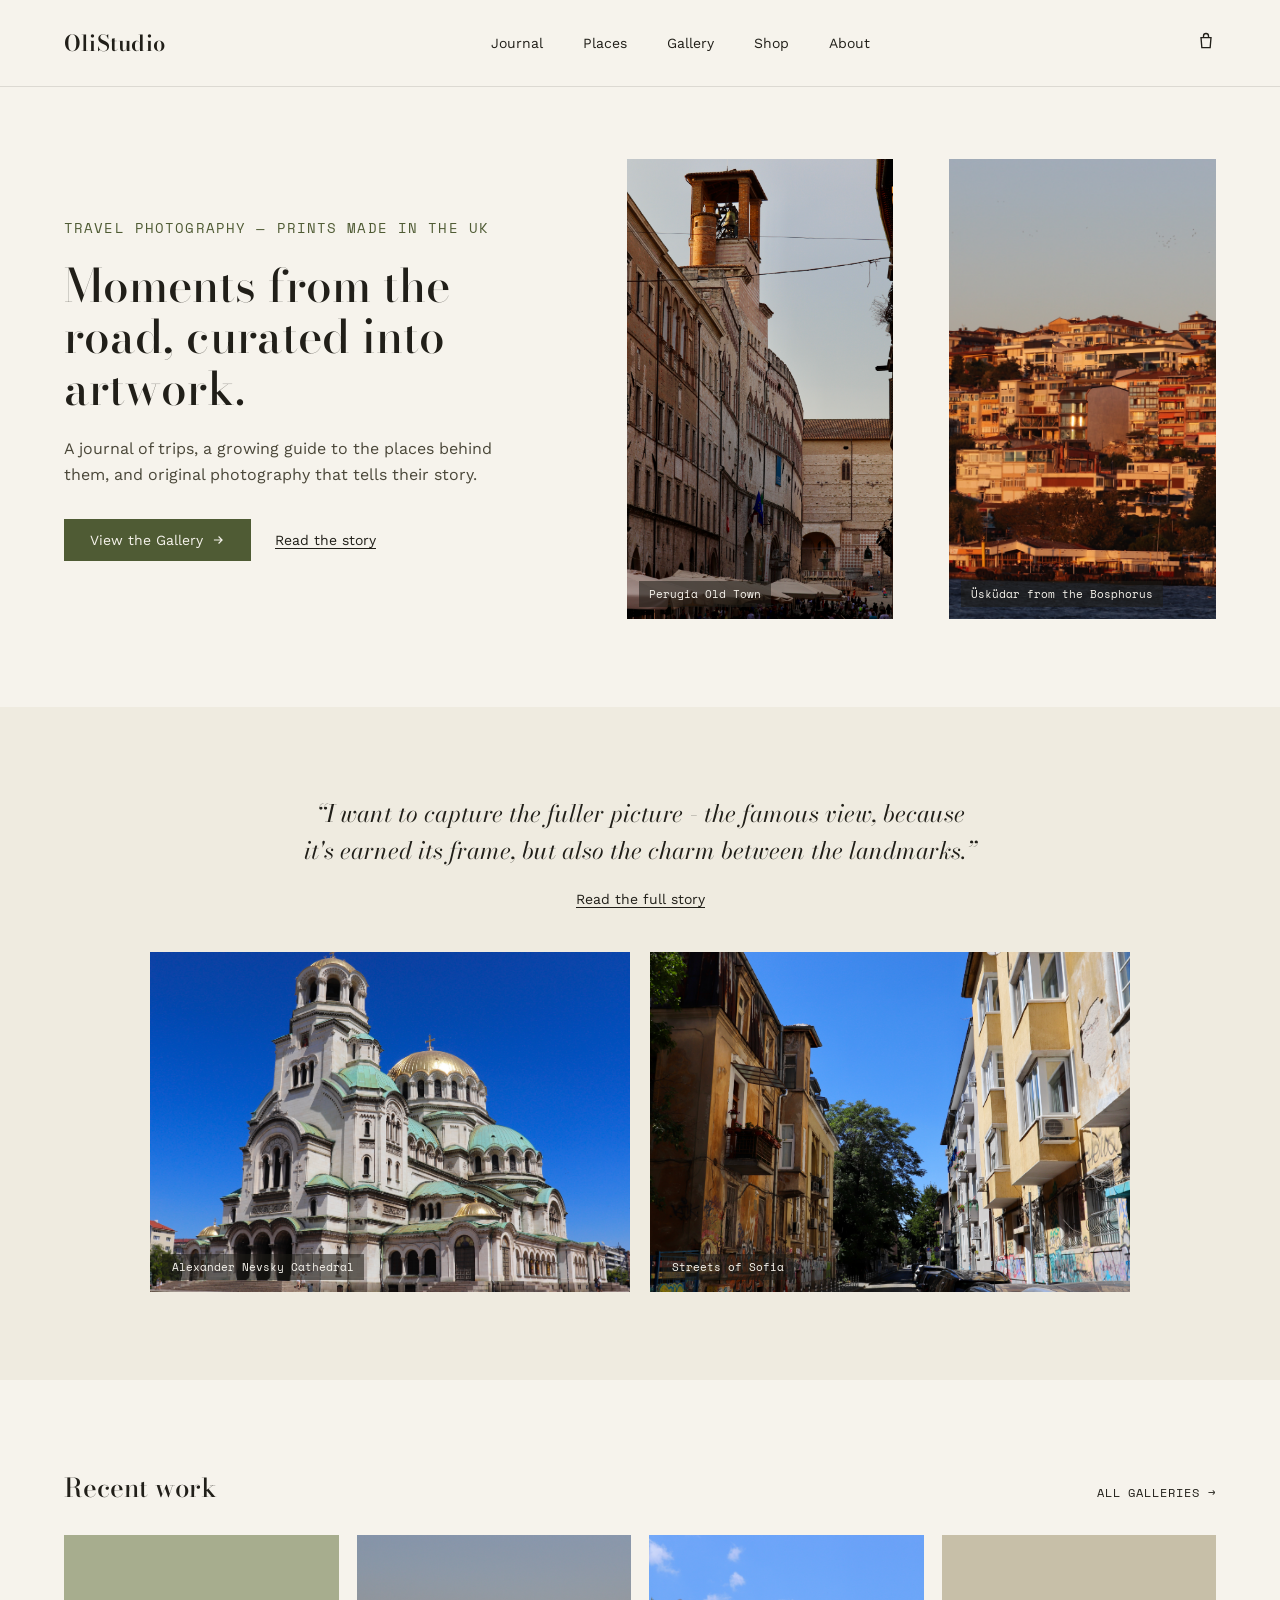
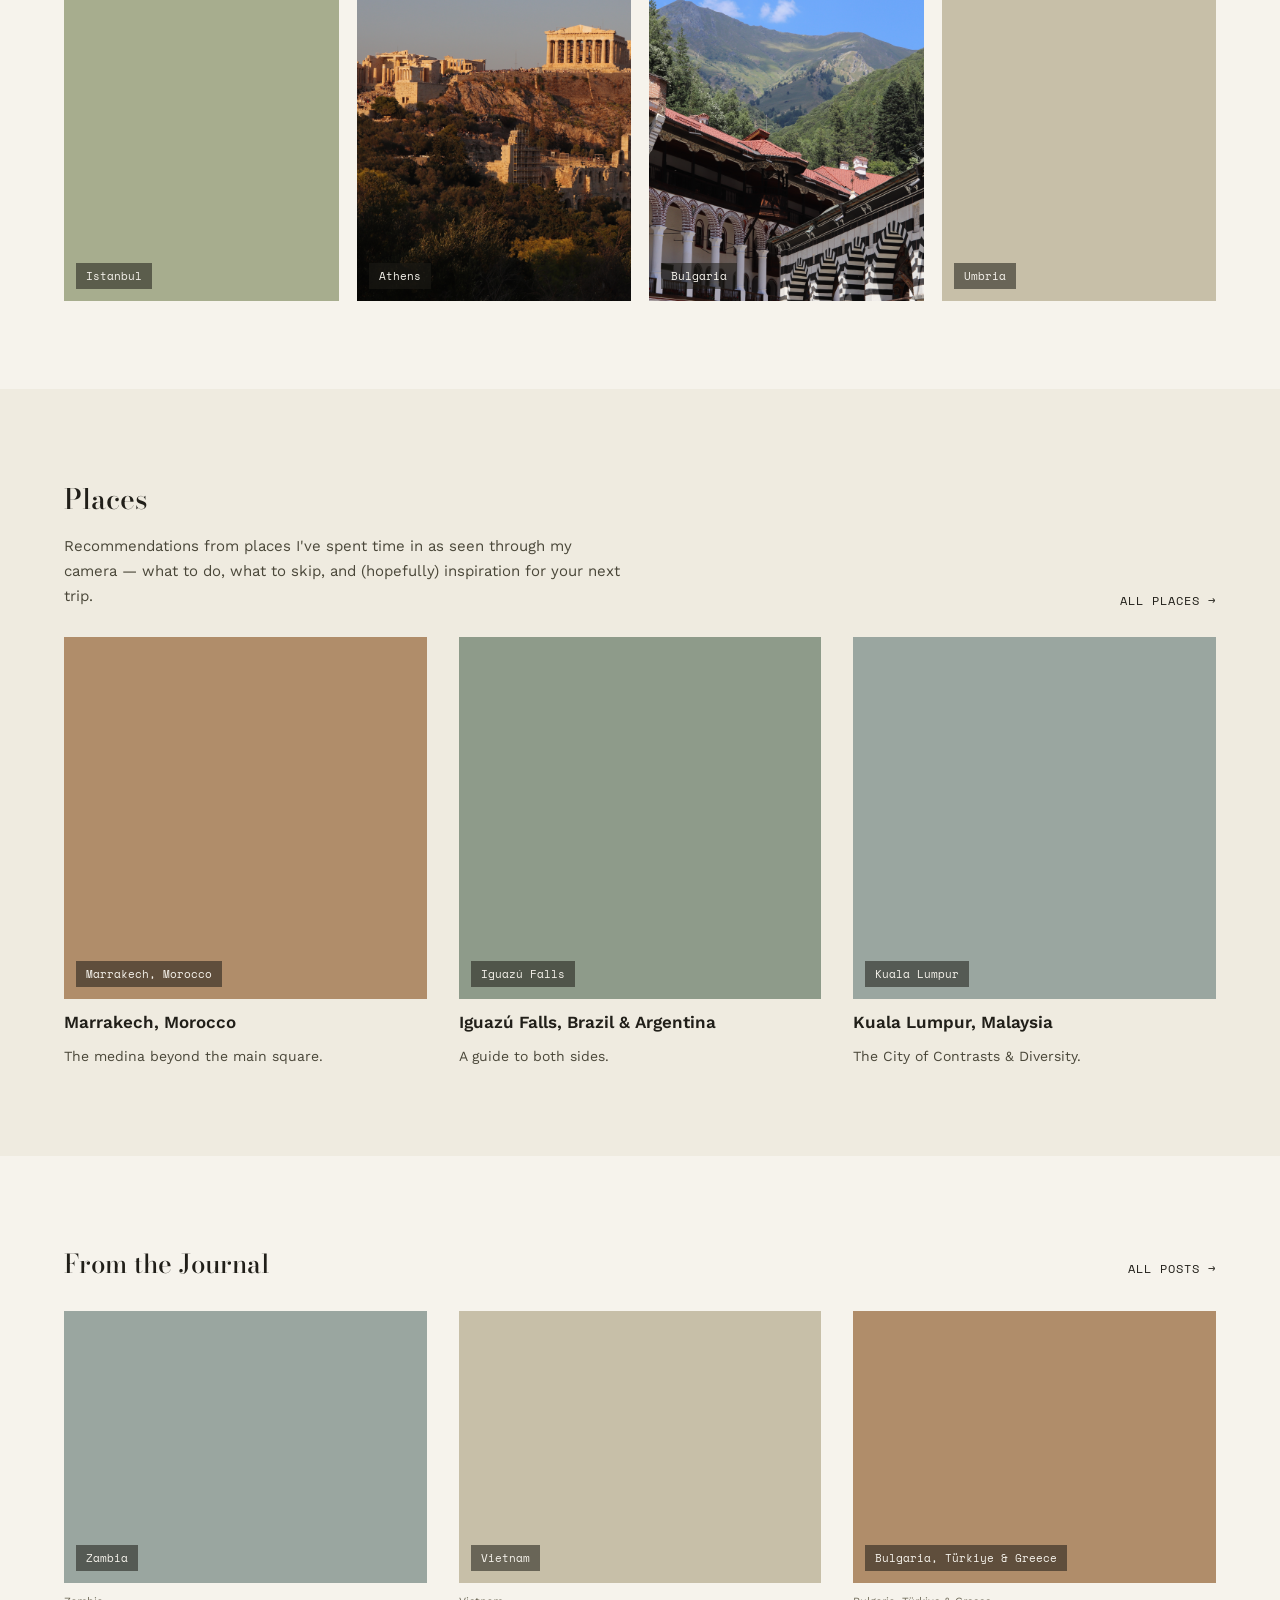
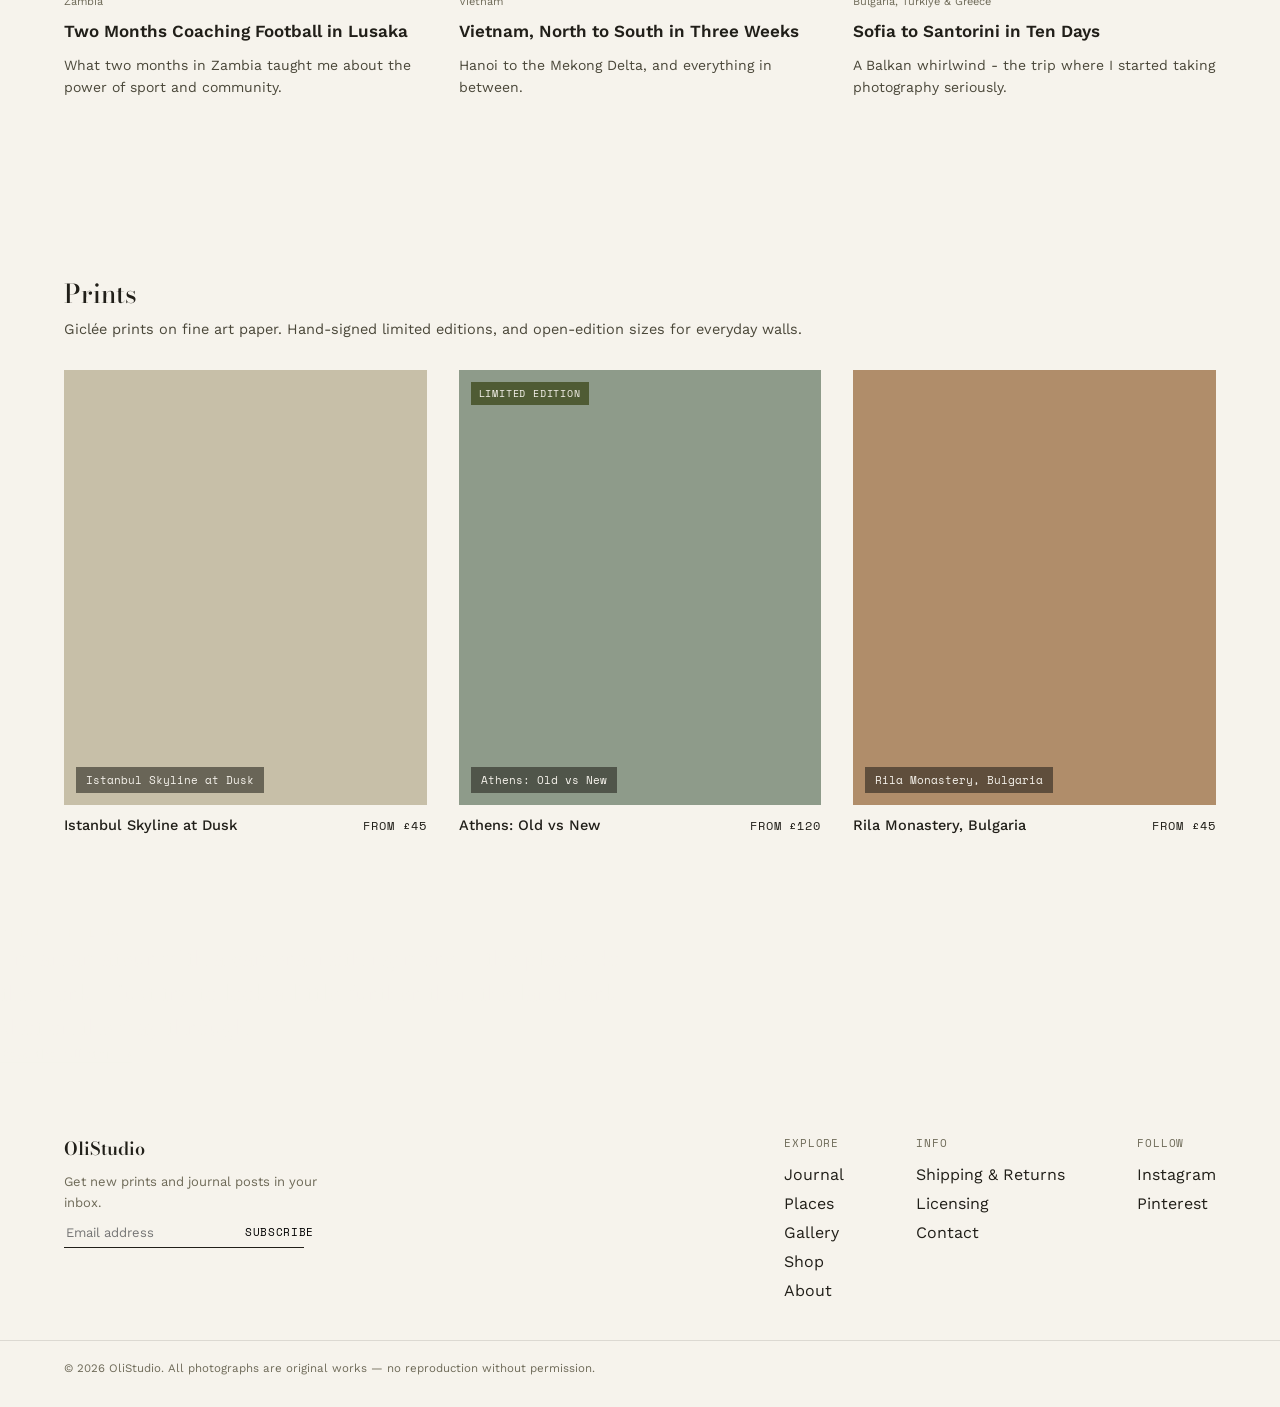
<file: index.html>
<!doctype html>
<html lang="en">
<head>
<meta charset="utf-8">
<meta name="viewport" content="width=device-width, initial-scale=1">
<title>OliStudio — Travel Photography &amp; Prints</title>
<meta name="description" content="Travel photography, journal entries, place guides, and fine art prints from Oli, shot on the road and printed in the UK.">
<link rel="stylesheet" href="https://fonts.googleapis.com/css2?family=Bodoni+Moda:ital,wght@0,400;0,500;0,600;0,700;1,400&family=Work+Sans:wght@400;500;600&family=Space+Mono:wght@400;700&display=swap">
<link rel="stylesheet" href="css/style.css">
</head>
<body>

<nav class="site-nav">
  <div class="disp wordmark">OliStudio</div>
  <div class="links">
    <a href="journal.html">Journal</a>
    <a href="places.html">Places</a>
    <a href="gallery.html">Gallery</a>
    <a href="shop.html">Shop</a>
    <a href="about.html">About</a>
  </div>
  <div>
    <svg width="20" height="20" viewBox="0 0 24 24" fill="none" stroke="#211F19" stroke-width="1.6"><path d="M6 8h12l-1 12H7L6 8z"/><path d="M9 8V6a3 3 0 0 1 6 0v2"/></svg>
  </div>
</nav>

<!-- Hero -->
<div style="padding: 72px 64px 88px; display: flex; gap: 56px; align-items: center;">
  <div style="flex: 0 0 44%; display: flex; flex-direction: column; gap: 22px;">
    <div class="lbl" style="font-size: 14px; color: #4F5B34;">Travel photography &mdash; prints made in the UK</div>
    <h1 class="disp" style="font-size: 46px; line-height: 1.12; font-weight: 500; margin: 0;">Moments from the road, curated into artwork.</h1>
    <p style="font-size: 16px; line-height: 1.6; color: #4A4739; max-width: 46ch; margin: 0;">A journal of trips, a growing guide to the places behind them, and original photography that tells their story.</p>
    <div style="display: flex; gap: 24px; align-items: center; margin-top: 10px;">
      <a href="gallery.html" class="btn-primary">View the Gallery
        <svg width="14" height="14" viewBox="0 0 24 24" fill="none" stroke="#F6F3EC" stroke-width="2"><path d="M5 12h14M13 6l6 6-6 6"/></svg>
      </a>
      <a href="about.html" class="link-underline">Read the story</a>
    </div>
  </div>
  <div class="ph" style="flex: 1; background-image: url('images/IMG_2028.jpeg'); height: 460px;"><span class="cap">Perugia Old Town</span></div>
  <div class="ph" style="flex: 1; background-image: url('images/IMG_2744.jpeg'); height: 460px;"><span class="cap">&Uuml;sk&uuml;dar from the Bosphorus</span></div>
</div>

<!-- Landmark & reality -->
<div class="section section-tint">
  <div style="max-width: 680px; margin: 0 auto 20px; text-align: center;">
    <p class="disp" style="font-style: italic; font-size: 24px; line-height: 1.55; margin: 0;">&ldquo;I want to capture the fuller picture - the famous view, because it's earned its frame, but also the charm between the landmarks.&rdquo;</p>
  </div>
  <div style="text-align: center; margin-bottom: 44px;">
    <a href="about.html" class="link-underline">Read the full story</a>
  </div>
  <div class="grid-2">
    <div class="ph" style="flex: 1; background-image: url('images/IMG_2147.jpeg'); height: 340px;"><span class="cap">Alexander Nevsky Cathedral</span></div>
    <div class="ph" style="flex: 1; background-image: url('images/IMG_2204.jpeg'); height: 340px;"><span class="cap">Streets of Sofia</span></div>
  </div>
</div>

<!-- Recent work -->
<div class="section">
  <div class="section-head">
    <h2 class="disp" style="font-size: 26px; font-weight: 500; margin: 0;">Recent work</h2>
    <a href="gallery.html" class="lbl" style="font-size: 12px;">All galleries &rarr;</a>
  </div>
  <div class="grid-4">
    <div class="ph" style="background: #A7AD8E; aspect-ratio: 3/4;"><span class="cap">Istanbul</span></div>
    <div class="ph" style="background-image: url('images/IMG_3169.jpeg'); aspect-ratio: 3/4;"><span class="cap">Athens</span></div>
    <div class="ph" style="background-image: url('images/IMG_2358.jpeg'); aspect-ratio: 3/4;"><span class="cap">Bulgaria</span></div>
    <div class="ph" style="background: #C7BFA8; aspect-ratio: 3/4;"><span class="cap">Umbria</span></div>
  </div>
</div>

<!-- Places -->
<div class="section section-tint">
  <div class="section-head" style="align-items: flex-end;">
    <div style="display: flex; flex-direction: column; gap: 14px; max-width: 560px;">
      <h2 class="disp" style="font-size: 28px; font-weight: 500; margin: 0;">Places</h2>
      <p style="font-size: 15px; line-height: 1.65; color: #4A4739; margin: 0;">Recommendations from places I've spent time in as seen through my camera &mdash; what to do, what to skip, and (hopefully) inspiration for your next trip.</p>
    </div>
    <a href="places.html" class="lbl" style="font-size: 12px; white-space: nowrap;">All places &rarr;</a>
  </div>
  <div class="grid-3">
    <div class="card">
      <div class="ph" style="background: #B08D6A; aspect-ratio: 1/1;"><span class="cap">Marrakech, Morocco</span></div>
      <h3>Marrakech, Morocco</h3>
      <p>The medina beyond the main square.</p>
    </div>
    <div class="card">
      <div class="ph" style="background: #8E9B8A; aspect-ratio: 1/1;"><span class="cap">Iguazú Falls</span></div>
      <h3>Iguazú Falls, Brazil &amp; Argentina</h3>
      <p>A guide to both sides.</p>
    </div>
    <div class="card">
      <div class="ph" style="background: #9AA6A0; aspect-ratio: 1/1;"><span class="cap">Kuala Lumpur</span></div>
      <h3>Kuala Lumpur, Malaysia</h3>
      <p>The City of Contrasts & Diversity.</p>
    </div>
  </div>
</div>

<!-- From the Journal -->
<div class="section">
  <div class="section-head">
    <h2 class="disp" style="font-size: 26px; font-weight: 500; margin: 0;">From the Journal</h2>
    <a href="journal.html" class="lbl" style="font-size: 12px;">All posts &rarr;</a>
  </div>
  <div class="grid-3">
    <a class="card" href="journal-lusaka.html" style="color: inherit;">
      <div class="ph" style="background: #9AA6A0; aspect-ratio: 4/3;"><span class="cap">Zambia</span></div>
      <div class="place-tag">Zambia</div>
      <h3>Two Months Coaching Football in Lusaka</h3>
      <p>What two months in Zambia taught me about the power of sport and community.</p>
    </a>
    <a class="card" href="journal.html" style="color: inherit;">
      <div class="ph" style="background: #C7BFA8; aspect-ratio: 4/3;"><span class="cap">Vietnam</span></div>
      <div class="place-tag">Vietnam</div>
      <h3>Vietnam, North to South in Three Weeks</h3>
      <p>Hanoi to the Mekong Delta, and everything in between.</p>
    </a>
    <a class="card" href="journal.html" style="color: inherit;">
      <div class="ph" style="background: #B08D6A; aspect-ratio: 4/3;"><span class="cap">Bulgaria, Türkiye &amp; Greece</span></div>
      <div class="place-tag">Bulgaria, Türkiye &amp; Greece</div>
      <h3>Sofia to Santorini in Ten Days</h3>
      <p>A Balkan whirlwind - the trip where I started taking photography seriously.</p>
    </a>
  </div>
</div>

<!-- Prints -->
<div class="section">
  <div style="margin-bottom: 32px; display: flex; flex-direction: column; gap: 8px;">
    <h2 class="disp" style="font-size: 26px; font-weight: 500; margin: 0;">Prints</h2>
    <p style="font-size: 14.5px; color: #4A4739; margin: 0;">Giclée prints on fine art paper. Hand-signed limited editions, and open-edition sizes for everyday walls.</p>
  </div>
  <div class="grid-3">
    <div class="card">
      <div class="ph" style="background: #C7BFA8; aspect-ratio: 5/6;"><span class="cap">Istanbul Skyline at Dusk</span></div>
      <div style="display: flex; justify-content: space-between; align-items: baseline;">
        <span style="font-size: 14.5px; font-weight: 500;">Istanbul Skyline at Dusk</span>
        <span class="lbl" style="font-size: 12px;">From &pound;45</span>
      </div>
    </div>
    <div class="card">
      <div class="ph" style="background: #8E9B8A; aspect-ratio: 5/6;">
        <span class="cap">Athens: Old vs New</span>
        <span class="lbl" style="position: absolute; top: 12px; left: 12px; font-size: 10px; background: #4F5B34; color: #F6F3EC; padding: 4px 8px;">Limited edition</span>
      </div>
      <div style="display: flex; justify-content: space-between; align-items: baseline;">
        <span style="font-size: 14.5px; font-weight: 500;">Athens: Old vs New</span>
        <span class="lbl" style="font-size: 12px;">From &pound;120</span>
      </div>
    </div>
    <div class="card">
      <div class="ph" style="background: #B08D6A; aspect-ratio: 5/6;"><span class="cap">Rila Monastery, Bulgaria</span></div>
      <div style="display: flex; justify-content: space-between; align-items: baseline;">
        <span style="font-size: 14.5px; font-weight: 500;">Rila Monastery, Bulgaria</span>
        <span class="lbl" style="font-size: 12px;">From &pound;45</span>
      </div>
    </div>
  </div>
</div>

<!-- Behind the Lens -->
<div class="lens-band">
  <span class="lbl" style="font-size: 12px; color: #F6F3EC; opacity: 0.85;">Behind the Lens</span>
  <p class="disp" style="font-style: normal; font-weight: 500; font-size: 22px; line-height: 1.55; color: #F6F3EC; max-width: 620px; margin: 0;">I'm an amateur with a camera, nothing more &mdash; the places do the work. I just try to look a little further than the landmark shot on the way through.</p>
  <a href="about.html" style="font-size: 13px; color: #F6F3EC; border-bottom: 1px solid rgba(246, 243, 236, 0.5);">Read the full story &rarr;</a>
</div>
  
<!-- Footer -->
<footer class="site-footer">
  <div class="col" style="max-width: 260px;">
    <div class="disp" style="font-size: 18px; font-weight: 600;">OliStudio</div>
    <p style="font-size: 13px; color: #6E6A58; line-height: 1.6; margin: 0;">Get new prints and journal posts in your inbox.</p>
    <form style="display: flex; gap: 0; border-bottom: 1px solid #211F19; padding-bottom: 6px; max-width: 240px;">
      <input type="email" placeholder="Email address" required style="border: none; background: transparent; font-family: 'Work Sans', sans-serif; font-size: 13px; flex: 1; outline: none;">
      <button type="submit" style="border: none; background: transparent; font-family: 'Space Mono', monospace; font-size: 11px; letter-spacing: 0.06em; cursor: pointer;">SUBSCRIBE</button>
    </form>
  </div>
  <div style="display: flex; gap: 72px;">
    <div class="col">
      <span class="col-label lbl">Explore</span>
      <a href="journal.html">Journal</a>
      <a href="places.html">Places</a>
      <a href="gallery.html">Gallery</a>
      <a href="shop.html">Shop</a>
      <a href="about.html">About</a>
    </div>
    <div class="col">
      <span class="col-label lbl">Info</span>
      <a href="shop.html#info">Shipping &amp; Returns</a>
      <a href="shop.html#info">Licensing</a>
      <a href="about.html#contact">Contact</a>
    </div>
    <div class="col">
      <span class="col-label lbl">Follow</span>
      <a href="#">Instagram</a>
      <a href="#">Pinterest</a>
    </div>
  </div>
</footer>
<div class="footer-bottom">&copy; 2026 OliStudio. All photographs are original works &mdash; no reproduction without permission.</div>

</body>
</html>
</file>
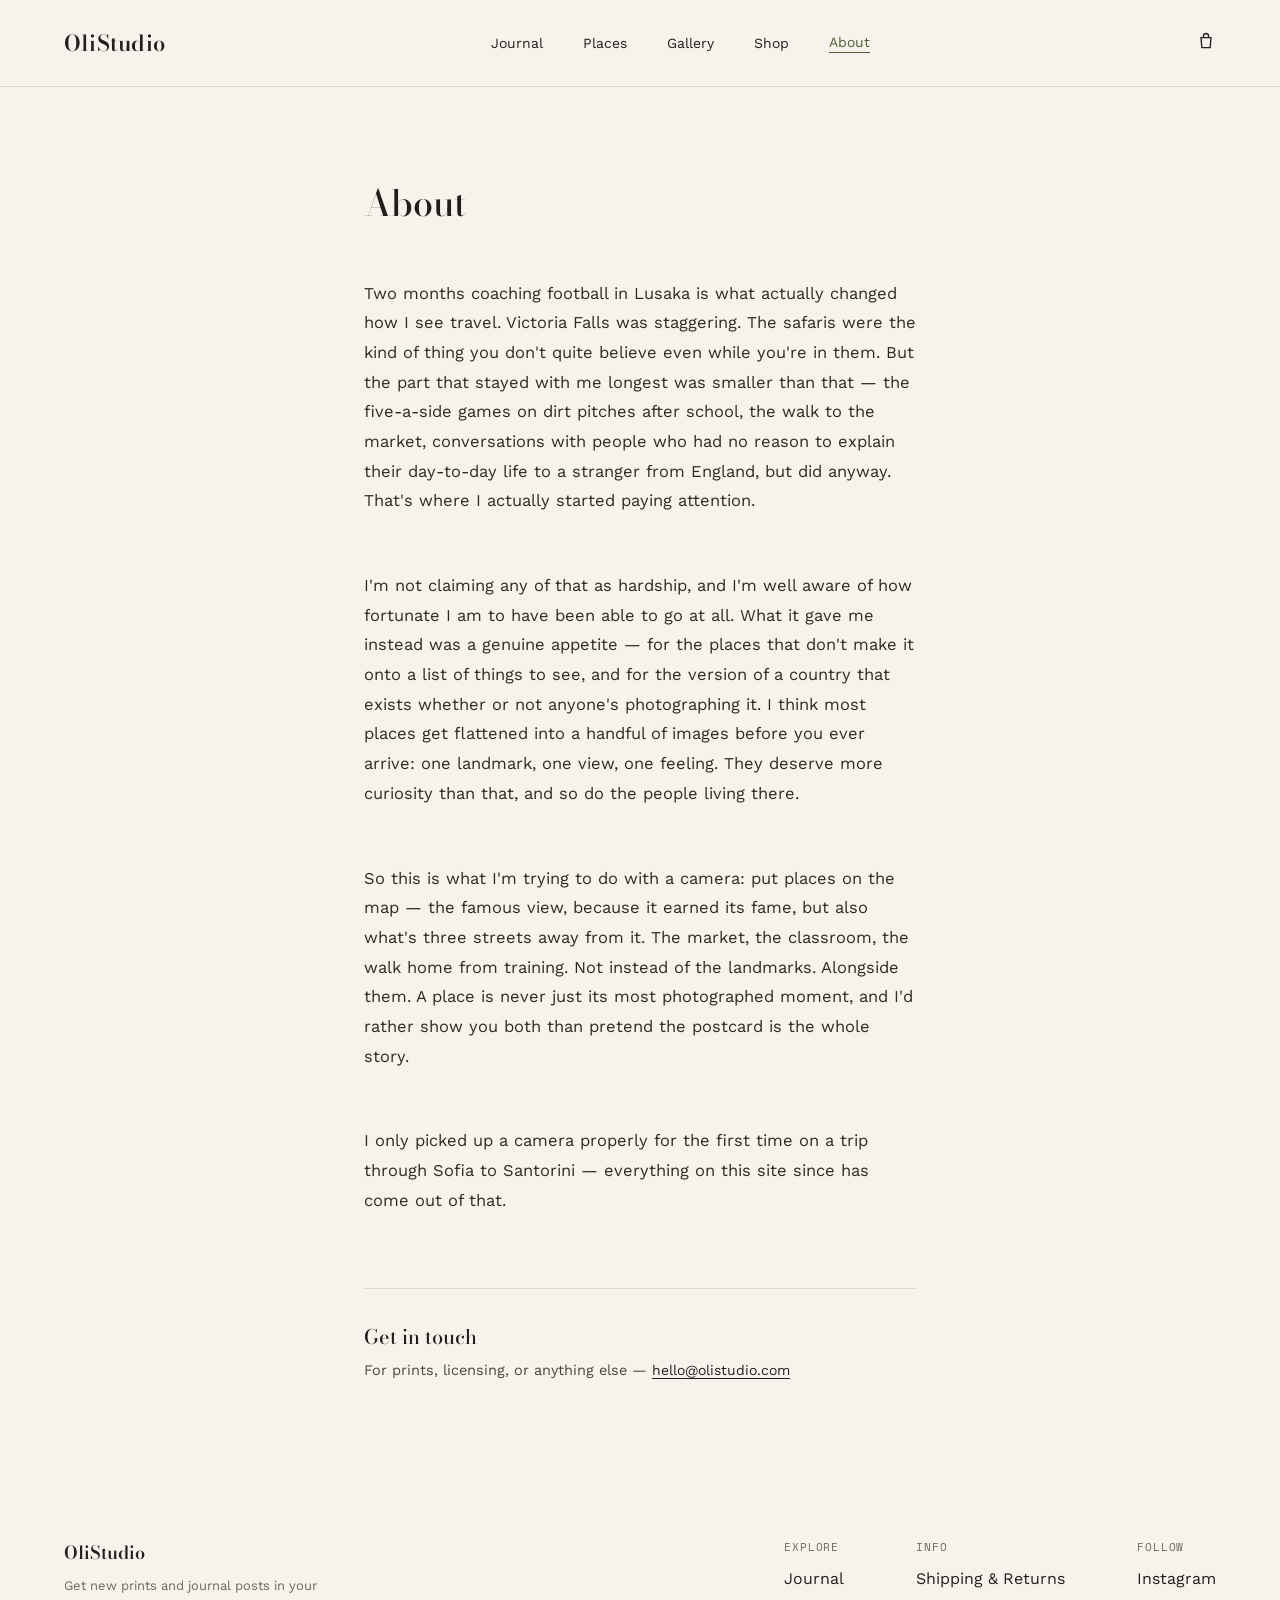
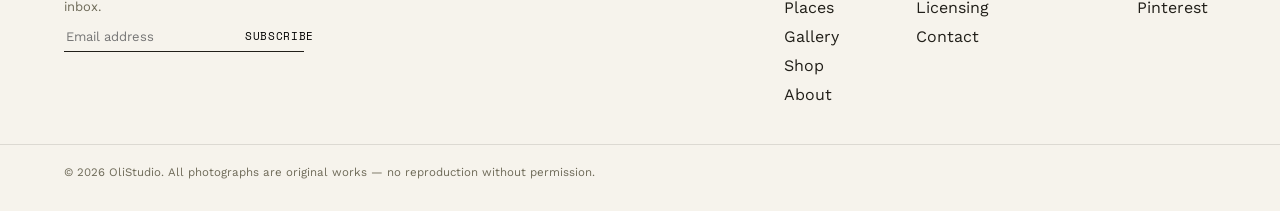
<file: about.html>
<!doctype html>
<html lang="en">
<head>
<meta charset="utf-8">
<meta name="viewport" content="width=device-width, initial-scale=1">
<title>About — OliStudio</title>
<meta name="description" content="Travel photography from someone who'd rather show you what's past the postcard.">
<link rel="stylesheet" href="https://fonts.googleapis.com/css2?family=Bodoni+Moda:ital,wght@0,400;0,500;0,600;0,700;1,400&family=Work+Sans:wght@400;500;600&family=Space+Mono:wght@400;700&display=swap">
<link rel="stylesheet" href="css/style.css">
</head>
<body>

<nav class="site-nav">
  <a href="index.html" class="disp wordmark" style="border: none;">OliStudio</a>
  <div class="links">
    <a href="journal.html">Journal</a>
    <a href="places.html">Places</a>
    <a href="gallery.html">Gallery</a>
    <a href="shop.html">Shop</a>
    <a href="about.html" class="current">About</a>
  </div>
  <div>
    <svg width="20" height="20" viewBox="0 0 24 24" fill="none" stroke="#211F19" stroke-width="1.6"><path d="M6 8h12l-1 12H7L6 8z"/><path d="M9 8V6a3 3 0 0 1 6 0v2"/></svg>
  </div>
</nav>

<div class="section" style="max-width: 680px; margin: 0 auto;">
  <h1 class="disp" style="font-size: 36px; font-weight: 500; margin: 0 0 32px;">About</h1>

  <div style="font-size: 16.5px; line-height: 1.8; color: #2E2A21; display: flex; flex-direction: column; gap: 22px;">
    <p>Two months coaching football in Lusaka is what actually changed how I see travel. Victoria Falls was staggering. The safaris were the kind of thing you don't quite believe even while you're in them. But the part that stayed with me longest was smaller than that — the five-a-side games on dirt pitches after school, the walk to the market, conversations with people who had no reason to explain their day-to-day life to a stranger from England, but did anyway. That's where I actually started paying attention.</p>
    <p>I'm not claiming any of that as hardship, and I'm well aware of how fortunate I am to have been able to go at all. What it gave me instead was a genuine appetite — for the places that don't make it onto a list of things to see, and for the version of a country that exists whether or not anyone's photographing it. I think most places get flattened into a handful of images before you ever arrive: one landmark, one view, one feeling. They deserve more curiosity than that, and so do the people living there.</p>
    <p>So this is what I'm trying to do with a camera: put places on the map — the famous view, because it earned its fame, but also what's three streets away from it. The market, the classroom, the walk home from training. Not instead of the landmarks. Alongside them. A place is never just its most photographed moment, and I'd rather show you both than pretend the postcard is the whole story.</p>
    <p>I only picked up a camera properly for the first time on a trip through Sofia to Santorini — everything on this site since has come out of that.</p>
  </div>

  <div id="contact" style="margin-top: 56px; padding-top: 32px; border-top: 1px solid rgba(33,31,25,0.12); scroll-margin-top: 20px;">
    <h2 class="disp" style="font-size: 20px; font-weight: 500; margin: 0 0 10px;">Get in touch</h2>
    <p style="font-size: 14.5px; color: #4A4739; margin: 0;">For prints, licensing, or anything else — <a href="mailto:hello@olistudio.com" class="link-underline">hello@olistudio.com</a></p>
  </div>
</div>

<footer class="site-footer">
  <div class="col" style="max-width: 260px;">
    <div class="disp" style="font-size: 18px; font-weight: 600;">OliStudio</div>
    <p style="font-size: 13px; color: #6E6A58; line-height: 1.6; margin: 0;">Get new prints and journal posts in your inbox.</p>
    <form style="display: flex; gap: 0; border-bottom: 1px solid #211F19; padding-bottom: 6px; max-width: 240px;">
      <input type="email" placeholder="Email address" required style="border: none; background: transparent; font-family: 'Work Sans', sans-serif; font-size: 13px; flex: 1; outline: none;">
      <button type="submit" style="border: none; background: transparent; font-family: 'Space Mono', monospace; font-size: 11px; letter-spacing: 0.06em; cursor: pointer;">SUBSCRIBE</button>
    </form>
  </div>
  <div style="display: flex; gap: 72px;">
    <div class="col">
      <span class="col-label lbl">Explore</span>
      <a href="journal.html">Journal</a>
      <a href="places.html">Places</a>
      <a href="gallery.html">Gallery</a>
      <a href="shop.html">Shop</a>
      <a href="about.html">About</a>
    </div>
    <div class="col">
      <span class="col-label lbl">Info</span>
      <a href="shop.html#info">Shipping &amp; Returns</a>
      <a href="shop.html#info">Licensing</a>
      <a href="about.html#contact">Contact</a>
    </div>
    <div class="col">
      <span class="col-label lbl">Follow</span>
      <a href="#">Instagram</a>
      <a href="#">Pinterest</a>
    </div>
  </div>
</footer>
<div class="footer-bottom">&copy; 2026 OliStudio. All photographs are original works &mdash; no reproduction without permission.</div>

</body>
</html>
</file>
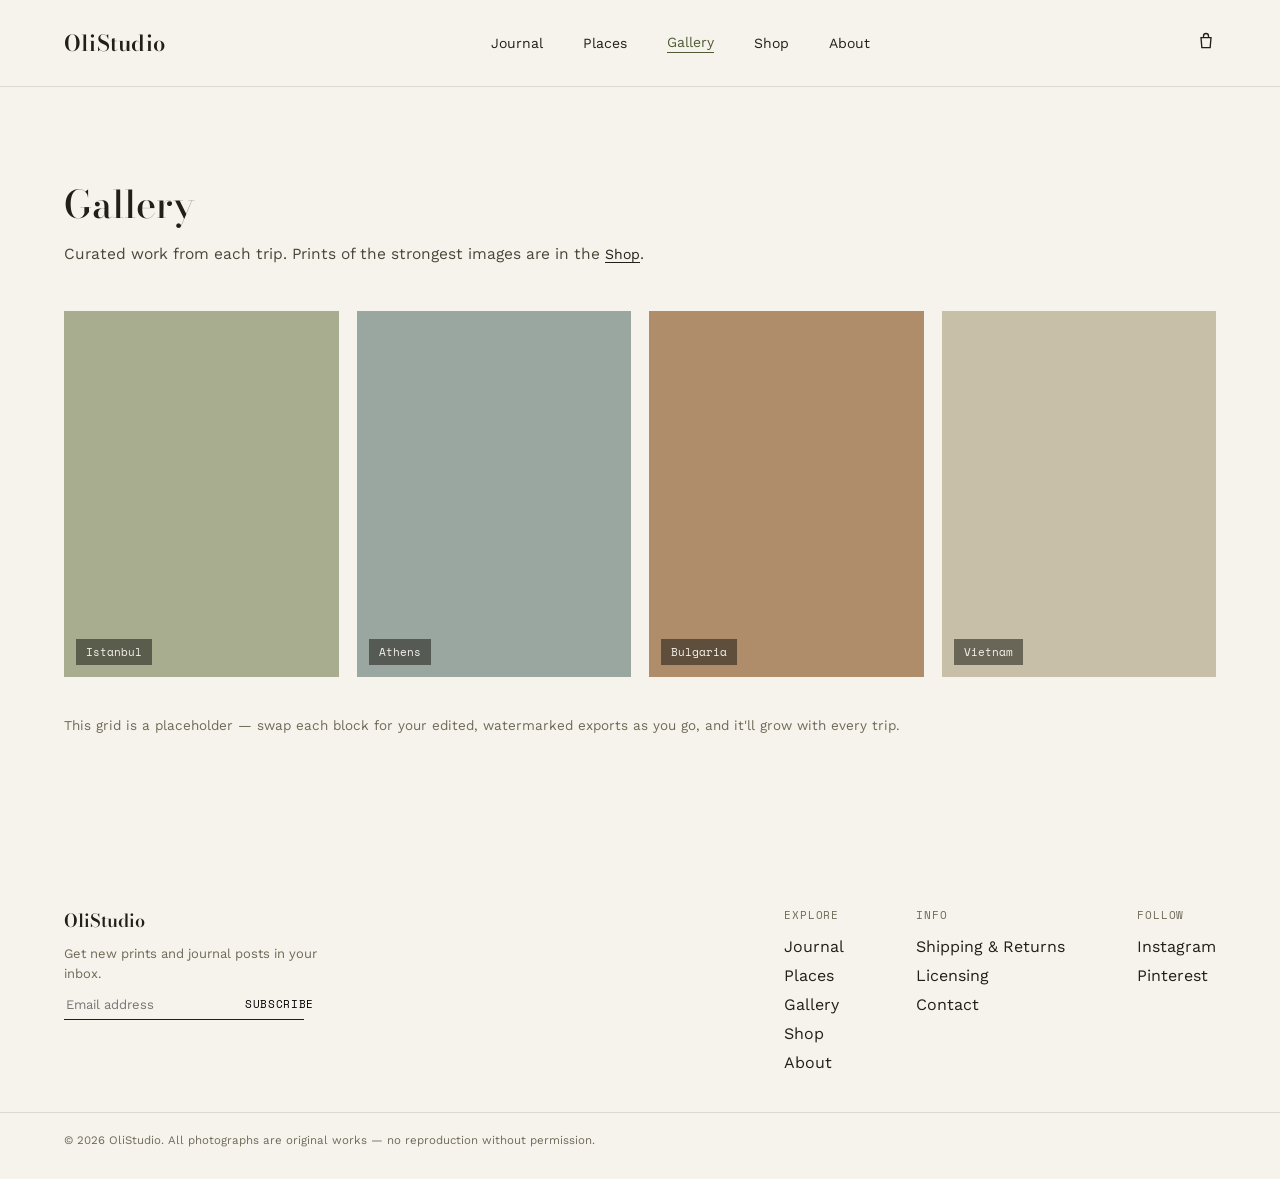
<file: gallery.html>
<!doctype html>
<html lang="en">
<head>
<meta charset="utf-8">
<meta name="viewport" content="width=device-width, initial-scale=1">
<title>Gallery — OliStudio</title>
<meta name="description" content="Photographs from Istanbul, Athens, Bulgaria, and Vietnam.">
<link rel="stylesheet" href="https://fonts.googleapis.com/css2?family=Bodoni+Moda:ital,wght@0,400;0,500;0,600;0,700;1,400&family=Work+Sans:wght@400;500;600&family=Space+Mono:wght@400;700&display=swap">
<link rel="stylesheet" href="css/style.css">
</head>
<body>

<nav class="site-nav">
  <a href="index.html" class="disp wordmark" style="border: none;">OliStudio</a>
  <div class="links">
    <a href="journal.html">Journal</a>
    <a href="places.html">Places</a>
    <a href="gallery.html" class="current">Gallery</a>
    <a href="shop.html">Shop</a>
    <a href="about.html">About</a>
  </div>
  <div>
    <svg width="20" height="20" viewBox="0 0 24 24" fill="none" stroke="#211F19" stroke-width="1.6"><path d="M6 8h12l-1 12H7L6 8z"/><path d="M9 8V6a3 3 0 0 1 6 0v2"/></svg>
  </div>
</nav>

<div class="section" style="padding-bottom: 0;">
  <h1 class="disp" style="font-size: 38px; font-weight: 500; margin: 0 0 12px;">Gallery</h1>
  <p style="font-size: 15.5px; color: #4A4739; max-width: 60ch; margin: 0 0 48px;">Curated work from each trip. Prints of the strongest images are in the <a href="shop.html" class="link-underline">Shop</a>.</p>
</div>

<div class="section" style="padding-top: 0;">
  <div class="grid-4">
    <a href="#" style="display: block;"><div class="ph" style="background: #A7AD8E; aspect-ratio: 3/4;"><span class="cap">Istanbul</span></div></a>
    <a href="#" style="display: block;"><div class="ph" style="background: #9AA6A0; aspect-ratio: 3/4;"><span class="cap">Athens</span></div></a>
    <a href="#" style="display: block;"><div class="ph" style="background: #B08D6A; aspect-ratio: 3/4;"><span class="cap">Bulgaria</span></div></a>
    <a href="#" style="display: block;"><div class="ph" style="background: #C7BFA8; aspect-ratio: 3/4;"><span class="cap">Vietnam</span></div></a>
  </div>
  <p style="margin-top: 40px; font-size: 13.5px; color: #6E6A58;">This grid is a placeholder — swap each block for your edited, watermarked exports as you go, and it'll grow with every trip.</p>
</div>

<footer class="site-footer">
  <div class="col" style="max-width: 260px;">
    <div class="disp" style="font-size: 18px; font-weight: 600;">OliStudio</div>
    <p style="font-size: 13px; color: #6E6A58; line-height: 1.6; margin: 0;">Get new prints and journal posts in your inbox.</p>
    <form style="display: flex; gap: 0; border-bottom: 1px solid #211F19; padding-bottom: 6px; max-width: 240px;">
      <input type="email" placeholder="Email address" required style="border: none; background: transparent; font-family: 'Work Sans', sans-serif; font-size: 13px; flex: 1; outline: none;">
      <button type="submit" style="border: none; background: transparent; font-family: 'Space Mono', monospace; font-size: 11px; letter-spacing: 0.06em; cursor: pointer;">SUBSCRIBE</button>
    </form>
  </div>
  <div style="display: flex; gap: 72px;">
    <div class="col">
      <span class="col-label lbl">Explore</span>
      <a href="journal.html">Journal</a>
      <a href="places.html">Places</a>
      <a href="gallery.html">Gallery</a>
      <a href="shop.html">Shop</a>
      <a href="about.html">About</a>
    </div>
    <div class="col">
      <span class="col-label lbl">Info</span>
      <a href="shop.html#info">Shipping &amp; Returns</a>
      <a href="shop.html#info">Licensing</a>
      <a href="about.html#contact">Contact</a>
    </div>
    <div class="col">
      <span class="col-label lbl">Follow</span>
      <a href="#">Instagram</a>
      <a href="#">Pinterest</a>
    </div>
  </div>
</footer>
<div class="footer-bottom">&copy; 2026 OliStudio. All photographs are original works &mdash; no reproduction without permission.</div>

</body>
</html>
</file>
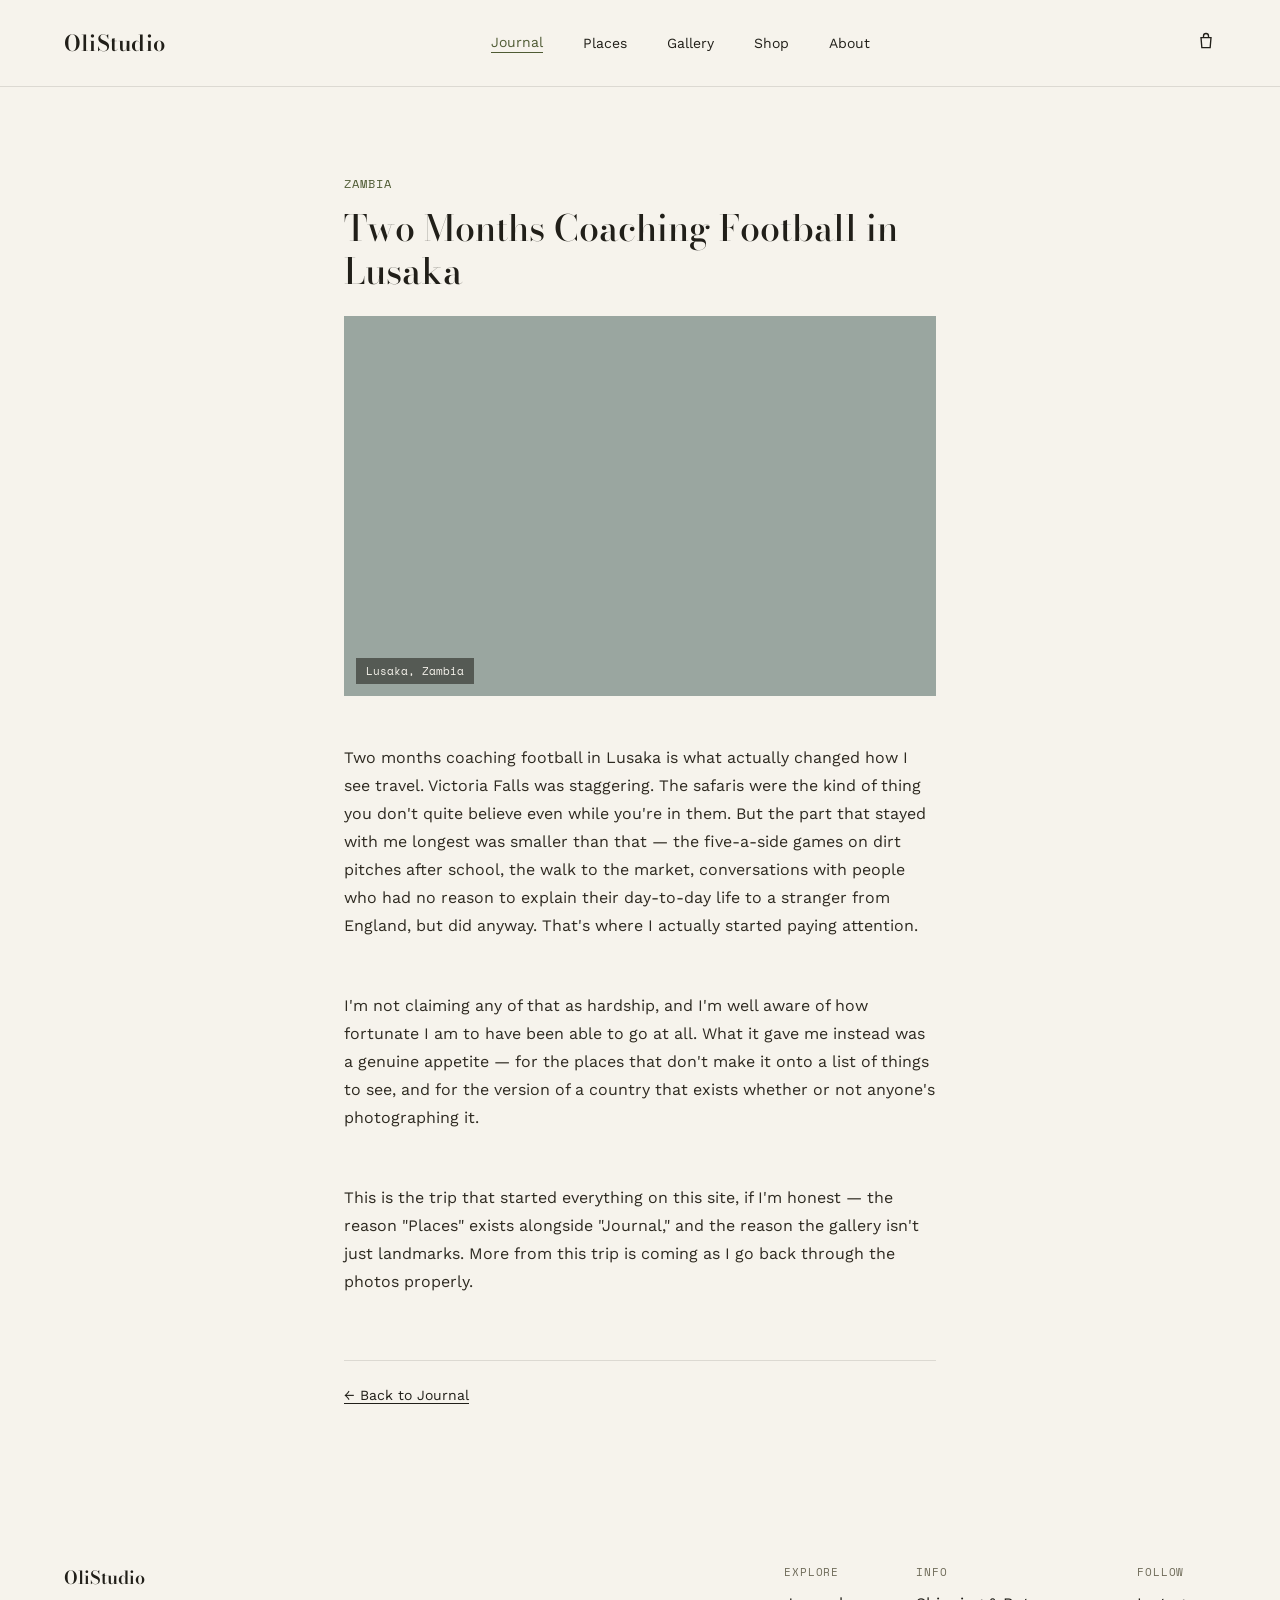
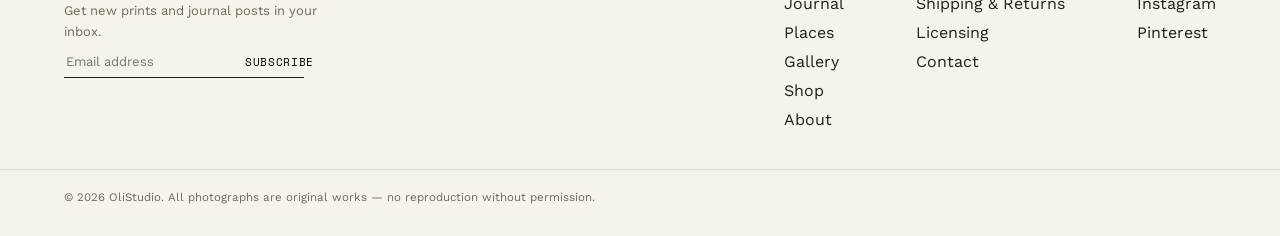
<file: journal-lusaka.html>
<!doctype html>
<html lang="en">
<head>
<meta charset="utf-8">
<meta name="viewport" content="width=device-width, initial-scale=1">
<title>Two Months Coaching Football in Lusaka — OliStudio</title>
<meta name="description" content="What two months coaching football in Lusaka, Zambia taught me about looking closer at a place.">
<link rel="stylesheet" href="https://fonts.googleapis.com/css2?family=Bodoni+Moda:ital,wght@0,400;0,500;0,600;0,700;1,400&family=Work+Sans:wght@400;500;600&family=Space+Mono:wght@400;700&display=swap">
<link rel="stylesheet" href="css/style.css">
</head>
<body>

<nav class="site-nav">
  <a href="index.html" class="disp wordmark" style="border: none;">OliStudio</a>
  <div class="links">
    <a href="journal.html" class="current">Journal</a>
    <a href="places.html">Places</a>
    <a href="gallery.html">Gallery</a>
    <a href="shop.html">Shop</a>
    <a href="about.html">About</a>
  </div>
  <div>
    <svg width="20" height="20" viewBox="0 0 24 24" fill="none" stroke="#211F19" stroke-width="1.6"><path d="M6 8h12l-1 12H7L6 8z"/><path d="M9 8V6a3 3 0 0 1 6 0v2"/></svg>
  </div>
</nav>

<article class="section" style="max-width: 720px; margin: 0 auto;">
  <div class="lbl" style="font-size: 12px; color: #4F5B34; margin-bottom: 14px;">Zambia</div>
  <h1 class="disp" style="font-size: 36px; font-weight: 500; line-height: 1.2; margin: 0 0 24px;">Two Months Coaching Football in Lusaka</h1>

  <div class="ph" style="background: #9AA6A0; height: 380px; margin-bottom: 32px;"><span class="cap">Lusaka, Zambia</span></div>

  <div style="font-size: 16px; line-height: 1.75; color: #2E2A21; display: flex; flex-direction: column; gap: 20px;">
    <p>Two months coaching football in Lusaka is what actually changed how I see travel. Victoria Falls was staggering. The safaris were the kind of thing you don't quite believe even while you're in them. But the part that stayed with me longest was smaller than that — the five-a-side games on dirt pitches after school, the walk to the market, conversations with people who had no reason to explain their day-to-day life to a stranger from England, but did anyway. That's where I actually started paying attention.</p>
    <p>I'm not claiming any of that as hardship, and I'm well aware of how fortunate I am to have been able to go at all. What it gave me instead was a genuine appetite — for the places that don't make it onto a list of things to see, and for the version of a country that exists whether or not anyone's photographing it.</p>
    <p>This is the trip that started everything on this site, if I'm honest — the reason "Places" exists alongside "Journal," and the reason the gallery isn't just landmarks. More from this trip is coming as I go back through the photos properly.</p>
  </div>

  <div style="margin-top: 48px; padding-top: 24px; border-top: 1px solid rgba(33,31,25,0.12);">
    <a href="journal.html" class="link-underline">&larr; Back to Journal</a>
  </div>
</article>

<footer class="site-footer">
  <div class="col" style="max-width: 260px;">
    <div class="disp" style="font-size: 18px; font-weight: 600;">OliStudio</div>
    <p style="font-size: 13px; color: #6E6A58; line-height: 1.6; margin: 0;">Get new prints and journal posts in your inbox.</p>
    <form style="display: flex; gap: 0; border-bottom: 1px solid #211F19; padding-bottom: 6px; max-width: 240px;">
      <input type="email" placeholder="Email address" required style="border: none; background: transparent; font-family: 'Work Sans', sans-serif; font-size: 13px; flex: 1; outline: none;">
      <button type="submit" style="border: none; background: transparent; font-family: 'Space Mono', monospace; font-size: 11px; letter-spacing: 0.06em; cursor: pointer;">SUBSCRIBE</button>
    </form>
  </div>
  <div style="display: flex; gap: 72px;">
    <div class="col">
      <span class="col-label lbl">Explore</span>
      <a href="journal.html">Journal</a>
      <a href="places.html">Places</a>
      <a href="gallery.html">Gallery</a>
      <a href="shop.html">Shop</a>
      <a href="about.html">About</a>
    </div>
    <div class="col">
      <span class="col-label lbl">Info</span>
      <a href="shop.html#info">Shipping &amp; Returns</a>
      <a href="shop.html#info">Licensing</a>
      <a href="about.html#contact">Contact</a>
    </div>
    <div class="col">
      <span class="col-label lbl">Follow</span>
      <a href="#">Instagram</a>
      <a href="#">Pinterest</a>
    </div>
  </div>
</footer>
<div class="footer-bottom">&copy; 2026 OliStudio. All photographs are original works &mdash; no reproduction without permission.</div>

</body>
</html>
</file>
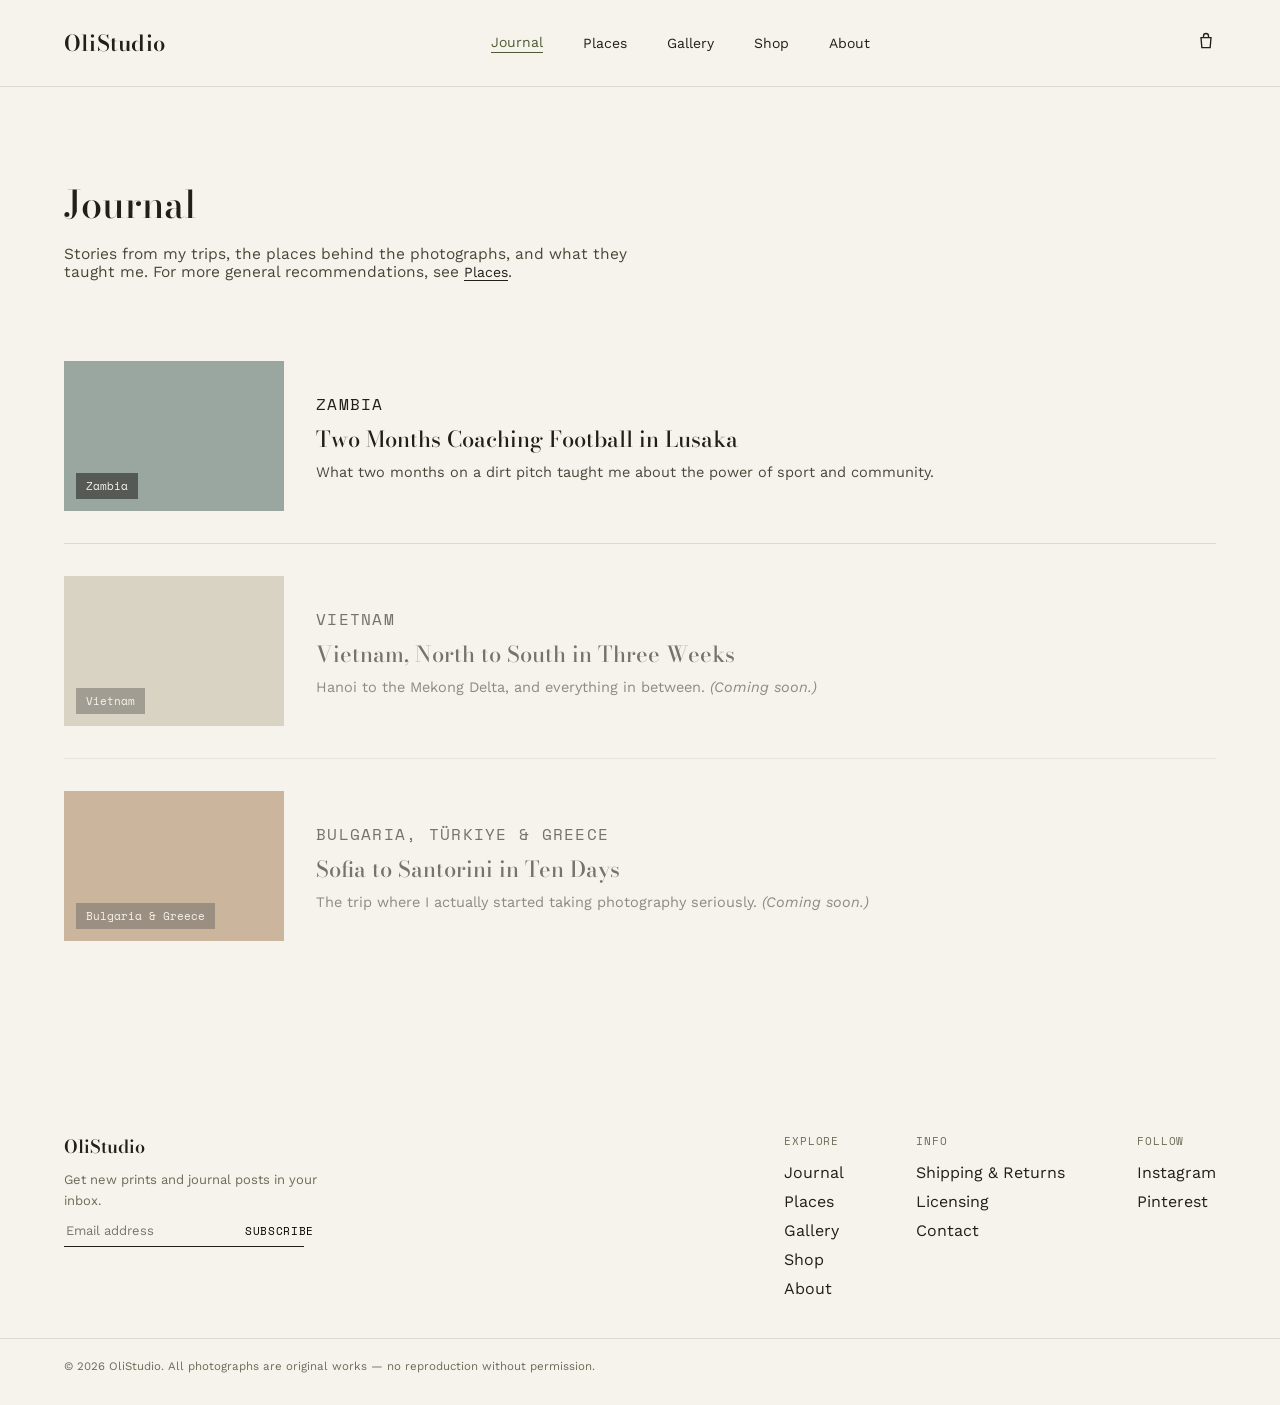
<file: journal.html>
<!doctype html>
<html lang="en">
<head>
<meta charset="utf-8">
<meta name="viewport" content="width=device-width, initial-scale=1">
<title>Journal — OliStudio</title>
<meta name="description" content="Stories from the road — trips, itineraries, and the places behind the photographs.">
<link rel="stylesheet" href="https://fonts.googleapis.com/css2?family=Bodoni+Moda:ital,wght@0,400;0,500;0,600;0,700;1,400&family=Work+Sans:wght@400;500;600&family=Space+Mono:wght@400;700&display=swap">
<link rel="stylesheet" href="css/style.css">
</head>
<body>

<nav class="site-nav">
  <a href="index.html" class="disp wordmark" style="border: none;">OliStudio</a>
  <div class="links">
    <a href="journal.html" class="current">Journal</a>
    <a href="places.html">Places</a>
    <a href="gallery.html">Gallery</a>
    <a href="shop.html">Shop</a>
    <a href="about.html">About</a>
  </div>
  <div>
    <svg width="20" height="20" viewBox="0 0 24 24" fill="none" stroke="#211F19" stroke-width="1.6"><path d="M6 8h12l-1 12H7L6 8z"/><path d="M9 8V6a3 3 0 0 1 6 0v2"/></svg>
  </div>
</nav>

<div class="section" style="padding-bottom: 0;">
  <h1 class="disp" style="font-size: 38px; font-weight: 500; margin: 0 0 12px;">Journal</h1>
  <p style="font-size: 15.5px; color: #4A4739; max-width: 60ch; margin: 0 0 48px;">Stories from my trips, the places behind the photographs, and what they taught me. For more general recommendations, see <a href="places.html" class="link-underline">Places</a>.</p>
</div>

<div class="section" style="padding-top: 0;">
  <div style="display: flex; flex-direction: column;">

    <a href="journal-lusaka.html" style="color: inherit; display: flex; gap: 32px; padding: 32px 0; align-items: center; border-bottom: 1px solid rgba(33,31,25,0.12);">
      <div class="ph" style="background: #9AA6A0; width: 220px; height: 150px; flex: none;"><span class="cap">Zambia</span></div>
      <div style="flex: 1;">
        <div class="place-tag lbl" style="margin-bottom: 6px;">Zambia</div>
        <h2 class="disp" style="font-size: 22px; font-weight: 500; margin: 0 0 8px;">Two Months Coaching Football in Lusaka</h2>
        <p style="font-size: 14.5px; color: #4A4739; margin: 0;">What two months on a dirt pitch taught me about the power of sport and community.</p>
      </div>
    </a>

    <div style="display: flex; gap: 32px; padding: 32px 0; align-items: center; border-bottom: 1px solid rgba(33,31,25,0.12); opacity: 0.6;">
      <div class="ph" style="background: #C7BFA8; width: 220px; height: 150px; flex: none;"><span class="cap">Vietnam</span></div>
      <div style="flex: 1;">
        <div class="place-tag lbl" style="margin-bottom: 6px;">Vietnam</div>
        <h2 class="disp" style="font-size: 22px; font-weight: 500; margin: 0 0 8px;">Vietnam, North to South in Three Weeks</h2>
        <p style="font-size: 14.5px; color: #4A4739; margin: 0;">Hanoi to the Mekong Delta, and everything in between. <em>(Coming soon.)</em></p>
      </div>
    </div>

    <div style="display: flex; gap: 32px; padding: 32px 0; align-items: center; opacity: 0.6;">
      <div class="ph" style="background: #B08D6A; width: 220px; height: 150px; flex: none;"><span class="cap">Bulgaria &amp; Greece</span></div>
      <div style="flex: 1;">
        <div class="place-tag lbl" style="margin-bottom: 6px;">Bulgaria, Türkiye &amp; Greece</div>
        <h2 class="disp" style="font-size: 22px; font-weight: 500; margin: 0 0 8px;">Sofia to Santorini in Ten Days</h2>
        <p style="font-size: 14.5px; color: #4A4739; margin: 0;">The trip where I actually started taking photography seriously. <em>(Coming soon.)</em></p>
      </div>
    </div>

  </div>
</div>

<footer class="site-footer">
  <div class="col" style="max-width: 260px;">
    <div class="disp" style="font-size: 18px; font-weight: 600;">OliStudio</div>
    <p style="font-size: 13px; color: #6E6A58; line-height: 1.6; margin: 0;">Get new prints and journal posts in your inbox.</p>
    <form style="display: flex; gap: 0; border-bottom: 1px solid #211F19; padding-bottom: 6px; max-width: 240px;">
      <input type="email" placeholder="Email address" required style="border: none; background: transparent; font-family: 'Work Sans', sans-serif; font-size: 13px; flex: 1; outline: none;">
      <button type="submit" style="border: none; background: transparent; font-family: 'Space Mono', monospace; font-size: 11px; letter-spacing: 0.06em; cursor: pointer;">SUBSCRIBE</button>
    </form>
  </div>
  <div style="display: flex; gap: 72px;">
    <div class="col">
      <span class="col-label lbl">Explore</span>
      <a href="journal.html">Journal</a>
      <a href="places.html">Places</a>
      <a href="gallery.html">Gallery</a>
      <a href="shop.html">Shop</a>
      <a href="about.html">About</a>
    </div>
    <div class="col">
      <span class="col-label lbl">Info</span>
      <a href="shop.html#info">Shipping &amp; Returns</a>
      <a href="shop.html#info">Licensing</a>
      <a href="about.html#contact">Contact</a>
    </div>
    <div class="col">
      <span class="col-label lbl">Follow</span>
      <a href="#">Instagram</a>
      <a href="#">Pinterest</a>
    </div>
  </div>
</footer>
<div class="footer-bottom">&copy; 2026 OliStudio. All photographs are original works &mdash; no reproduction without permission.</div>

</body>
</html>
</file>
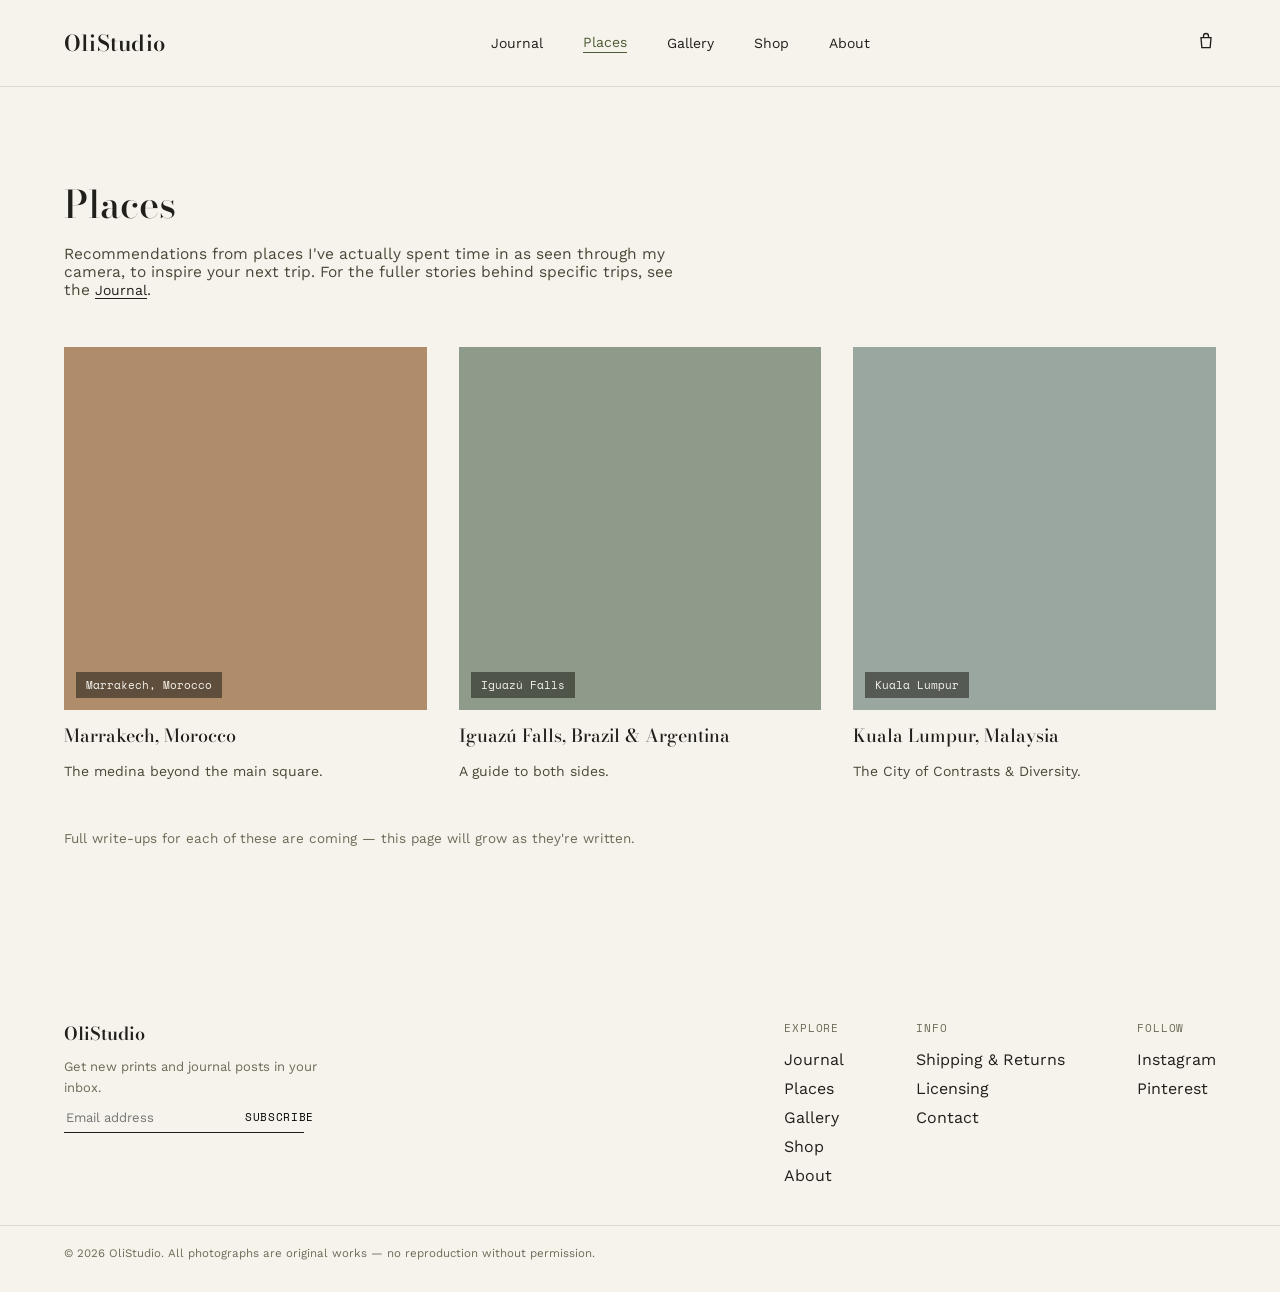
<file: places.html>
<!doctype html>
<html lang="en">
<head>
<meta charset="utf-8">
<meta name="viewport" content="width=device-width, initial-scale=1">
<title>Places — OliStudio</title>
<meta name="description" content="Practical recommendations from places I've actually spent time in — what to do, what to skip, and the photos that never made the gallery. Describing the senses behind the photos that bring them to life.">
<link rel="stylesheet" href="https://fonts.googleapis.com/css2?family=Bodoni+Moda:ital,wght@0,400;0,500;0,600;0,700;1,400&family=Work+Sans:wght@400;500;600&family=Space+Mono:wght@400;700&display=swap">
<link rel="stylesheet" href="css/style.css">
</head>
<body>

<nav class="site-nav">
  <a href="index.html" class="disp wordmark" style="border: none;">OliStudio</a>
  <div class="links">
    <a href="journal.html">Journal</a>
    <a href="places.html" class="current">Places</a>
    <a href="gallery.html">Gallery</a>
    <a href="shop.html">Shop</a>
    <a href="about.html">About</a>
  </div>
  <div>
    <svg width="20" height="20" viewBox="0 0 24 24" fill="none" stroke="#211F19" stroke-width="1.6"><path d="M6 8h12l-1 12H7L6 8z"/><path d="M9 8V6a3 3 0 0 1 6 0v2"/></svg>
  </div>
</nav>

<div class="section" style="padding-bottom: 0;">
  <h1 class="disp" style="font-size: 38px; font-weight: 500; margin: 0 0 12px;">Places</h1>
  <p style="font-size: 15.5px; color: #4A4739; max-width: 62ch; margin: 0 0 48px;">Recommendations from places I've actually spent time in as seen through my camera, to inspire your next trip. For the fuller stories behind specific trips, see the <a href="journal.html" class="link-underline">Journal</a>.</p>
</div>

<div class="section" style="padding-top: 0;">
  <div class="grid-3">
    <div class="card">
      <div class="ph" style="background: #B08D6A; aspect-ratio: 1/1;"><span class="cap">Marrakech, Morocco</span></div>
      <h2 class="disp" style="font-size: 18px; font-weight: 500; margin: 0;">Marrakech, Morocco</h2>
      <p>The medina beyond the main square.</p>
    </div>
    <div class="card">
      <div class="ph" style="background: #8E9B8A; aspect-ratio: 1/1;"><span class="cap">Iguazú Falls</span></div>
      <h2 class="disp" style="font-size: 18px; font-weight: 500; margin: 0;">Iguazú Falls, Brazil &amp; Argentina</h2>
      <p>A guide to both sides.</p>
    </div>
    <div class="card">
      <div class="ph" style="background: #9AA6A0; aspect-ratio: 1/1;"><span class="cap">Kuala Lumpur</span></div>
      <h2 class="disp" style="font-size: 18px; font-weight: 500; margin: 0;">Kuala Lumpur, Malaysia</h2>
      <p>The City of Contrasts & Diversity.</p>
    </div>
  </div>
  <p style="margin-top: 48px; font-size: 13.5px; color: #6E6A58;">Full write-ups for each of these are coming — this page will grow as they're written.</p>
</div>

<footer class="site-footer">
  <div class="col" style="max-width: 260px;">
    <div class="disp" style="font-size: 18px; font-weight: 600;">OliStudio</div>
    <p style="font-size: 13px; color: #6E6A58; line-height: 1.6; margin: 0;">Get new prints and journal posts in your inbox.</p>
    <form style="display: flex; gap: 0; border-bottom: 1px solid #211F19; padding-bottom: 6px; max-width: 240px;">
      <input type="email" placeholder="Email address" required style="border: none; background: transparent; font-family: 'Work Sans', sans-serif; font-size: 13px; flex: 1; outline: none;">
      <button type="submit" style="border: none; background: transparent; font-family: 'Space Mono', monospace; font-size: 11px; letter-spacing: 0.06em; cursor: pointer;">SUBSCRIBE</button>
    </form>
  </div>
  <div style="display: flex; gap: 72px;">
    <div class="col">
      <span class="col-label lbl">Explore</span>
      <a href="journal.html">Journal</a>
      <a href="places.html">Places</a>
      <a href="gallery.html">Gallery</a>
      <a href="shop.html">Shop</a>
      <a href="about.html">About</a>
    </div>
    <div class="col">
      <span class="col-label lbl">Info</span>
      <a href="shop.html#info">Shipping &amp; Returns</a>
      <a href="shop.html#info">Licensing</a>
      <a href="about.html#contact">Contact</a>
    </div>
    <div class="col">
      <span class="col-label lbl">Follow</span>
      <a href="#">Instagram</a>
      <a href="#">Pinterest</a>
    </div>
  </div>
</footer>
<div class="footer-bottom">&copy; 2026 OliStudio. All photographs are original works &mdash; no reproduction without permission.</div>

</body>
</html>
</file>
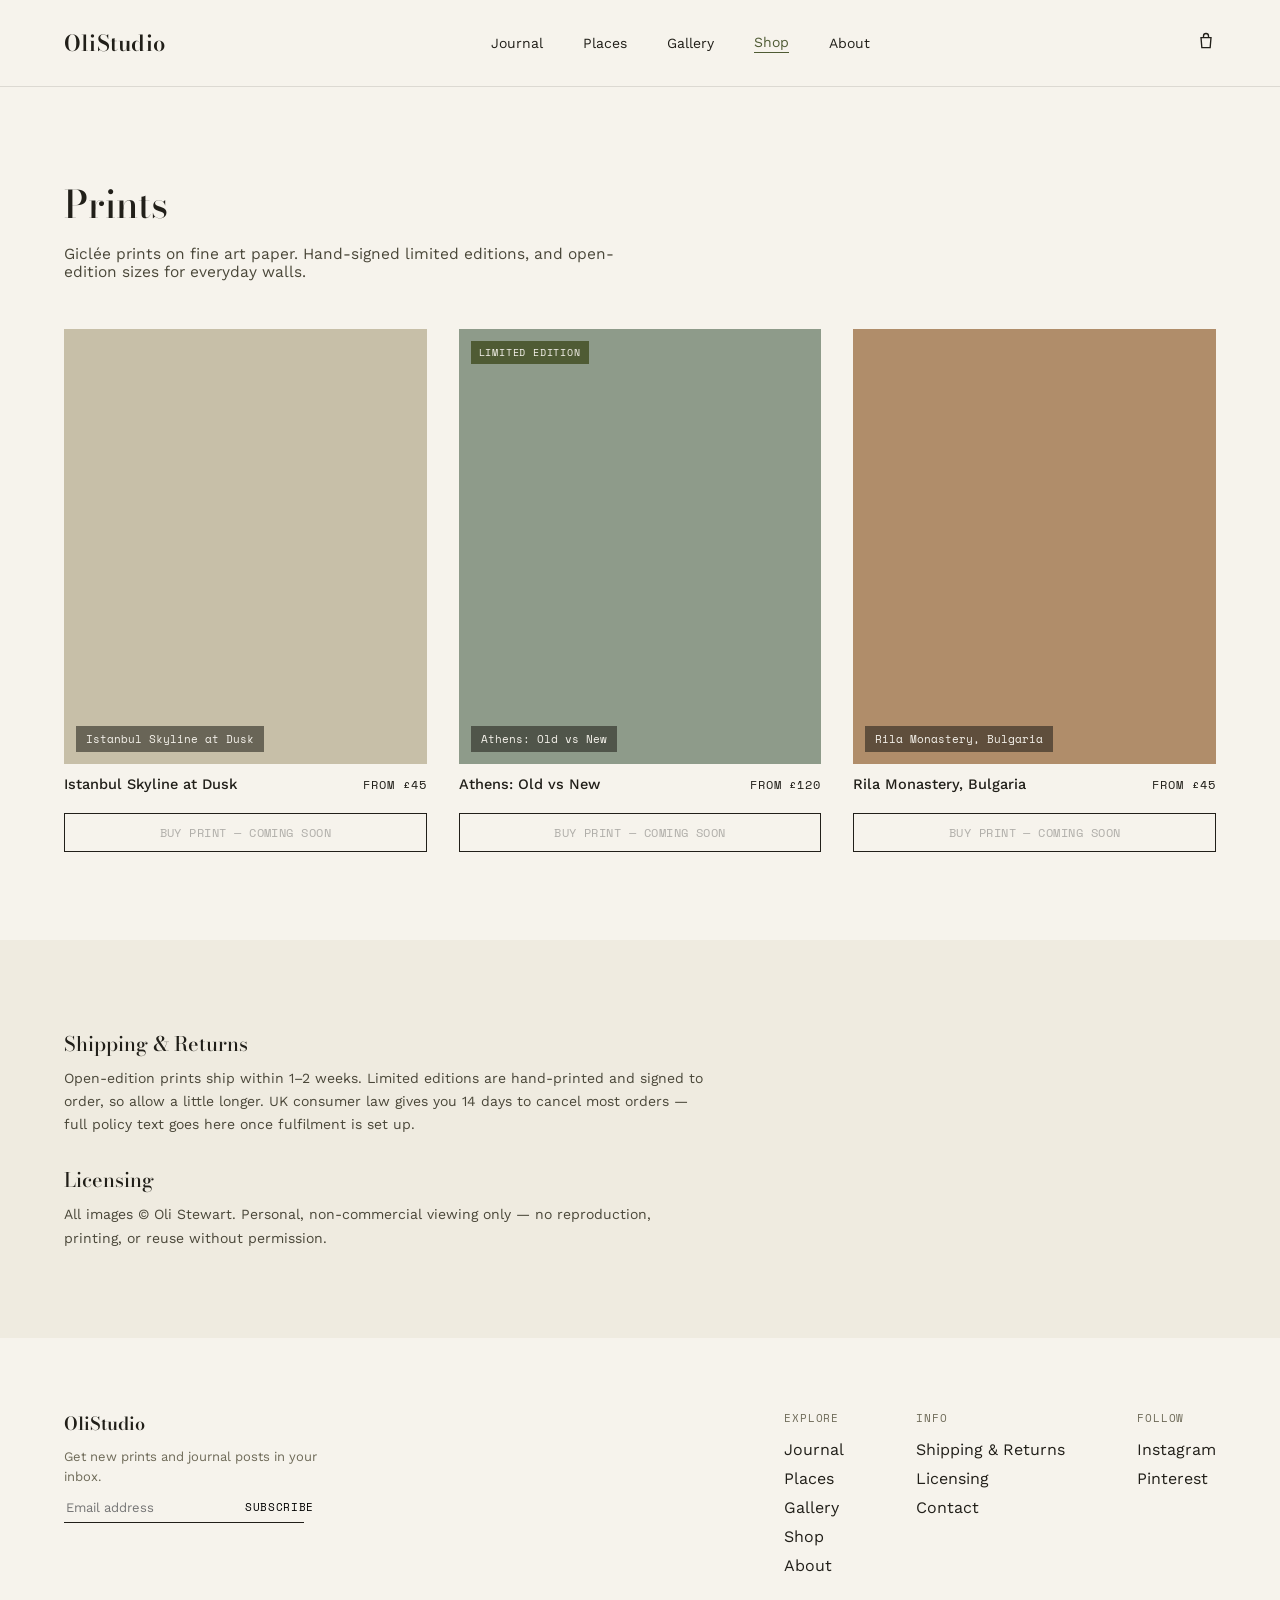
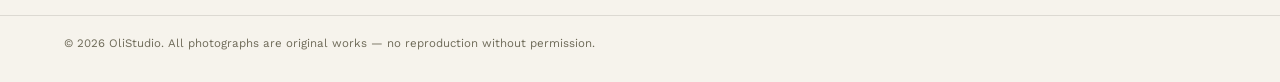
<file: shop.html>
<!doctype html>
<html lang="en">
<head>
<meta charset="utf-8">
<meta name="viewport" content="width=device-width, initial-scale=1">
<title>Shop — OliStudio</title>
<meta name="description" content="Giclée prints on fine art paper — hand-signed limited editions and open-edition sizes.">
<link rel="stylesheet" href="https://fonts.googleapis.com/css2?family=Bodoni+Moda:ital,wght@0,400;0,500;0,600;0,700;1,400&family=Work+Sans:wght@400;500;600&family=Space+Mono:wght@400;700&display=swap">
<link rel="stylesheet" href="css/style.css">
<style>.buy-btn { background: none; border: 1px solid #211F19; padding: 10px 20px; font-family: 'Space Mono', monospace; font-size: 11.5px; letter-spacing: 0.04em; cursor: pointer; margin-top: 8px; width: 100%; }
.buy-btn:hover { background: #211F19; color: #F6F3EC; }</style>
</head>
<body>

<nav class="site-nav">
  <a href="index.html" class="disp wordmark" style="border: none;">OliStudio</a>
  <div class="links">
    <a href="journal.html">Journal</a>
    <a href="places.html">Places</a>
    <a href="gallery.html">Gallery</a>
    <a href="shop.html" class="current">Shop</a>
    <a href="about.html">About</a>
  </div>
  <div>
    <svg width="20" height="20" viewBox="0 0 24 24" fill="none" stroke="#211F19" stroke-width="1.6"><path d="M6 8h12l-1 12H7L6 8z"/><path d="M9 8V6a3 3 0 0 1 6 0v2"/></svg>
  </div>
</nav>

<div class="section" style="padding-bottom: 0;">
  <h1 class="disp" style="font-size: 38px; font-weight: 500; margin: 0 0 12px;">Prints</h1>
  <p style="font-size: 15.5px; color: #4A4739; max-width: 60ch; margin: 0 0 48px;">Giclée prints on fine art paper. Hand-signed limited editions, and open-edition sizes for everyday walls.</p>
</div>

<div class="section" style="padding-top: 0;">
  <div class="grid-3">
    <div class="card">
      <div class="ph" style="background: #C7BFA8; aspect-ratio: 5/6;"><span class="cap">Istanbul Skyline at Dusk</span></div>
      <div style="display: flex; justify-content: space-between; align-items: baseline;">
        <span style="font-size: 14.5px; font-weight: 500;">Istanbul Skyline at Dusk</span>
        <span class="lbl" style="font-size: 12px;">From &pound;45</span>
      </div>
      <button class="buy-btn" disabled title="Checkout coming soon">BUY PRINT — COMING SOON</button>
    </div>
    <div class="card">
      <div class="ph" style="background: #8E9B8A; aspect-ratio: 5/6;">
        <span class="cap">Athens: Old vs New</span>
        <span class="lbl" style="position: absolute; top: 12px; left: 12px; font-size: 10px; background: #4F5B34; color: #F6F3EC; padding: 4px 8px;">Limited edition</span>
      </div>
      <div style="display: flex; justify-content: space-between; align-items: baseline;">
        <span style="font-size: 14.5px; font-weight: 500;">Athens: Old vs New</span>
        <span class="lbl" style="font-size: 12px;">From &pound;120</span>
      </div>
      <button class="buy-btn" disabled title="Checkout coming soon">BUY PRINT — COMING SOON</button>
    </div>
    <div class="card">
      <div class="ph" style="background: #B08D6A; aspect-ratio: 5/6;"><span class="cap">Rila Monastery, Bulgaria</span></div>
      <div style="display: flex; justify-content: space-between; align-items: baseline;">
        <span style="font-size: 14.5px; font-weight: 500;">Rila Monastery, Bulgaria</span>
        <span class="lbl" style="font-size: 12px;">From &pound;45</span>
      </div>
      <button class="buy-btn" disabled title="Checkout coming soon">BUY PRINT — COMING SOON</button>
    </div>
  </div>
</div>

<div id="info" class="section section-tint" style="scroll-margin-top: 20px;">
  <div style="max-width: 640px; display: flex; flex-direction: column; gap: 28px;">
    <div>
      <h2 class="disp" style="font-size: 20px; font-weight: 500; margin: 0 0 8px;">Shipping &amp; Returns</h2>
      <p style="font-size: 14px; color: #4A4739; line-height: 1.65; margin: 0;">Open-edition prints ship within 1–2 weeks. Limited editions are hand-printed and signed to order, so allow a little longer. UK consumer law gives you 14 days to cancel most orders — full policy text goes here once fulfilment is set up.</p>
    </div>
    <div>
      <h2 class="disp" style="font-size: 20px; font-weight: 500; margin: 0 0 8px;">Licensing</h2>
      <p style="font-size: 14px; color: #4A4739; line-height: 1.65; margin: 0;">All images &copy; Oli Stewart. Personal, non-commercial viewing only — no reproduction, printing, or reuse without permission.</p>
    </div>
  </div>
</div>

<footer class="site-footer">
  <div class="col" style="max-width: 260px;">
    <div class="disp" style="font-size: 18px; font-weight: 600;">OliStudio</div>
    <p style="font-size: 13px; color: #6E6A58; line-height: 1.6; margin: 0;">Get new prints and journal posts in your inbox.</p>
    <form style="display: flex; gap: 0; border-bottom: 1px solid #211F19; padding-bottom: 6px; max-width: 240px;">
      <input type="email" placeholder="Email address" required style="border: none; background: transparent; font-family: 'Work Sans', sans-serif; font-size: 13px; flex: 1; outline: none;">
      <button type="submit" style="border: none; background: transparent; font-family: 'Space Mono', monospace; font-size: 11px; letter-spacing: 0.06em; cursor: pointer;">SUBSCRIBE</button>
    </form>
  </div>
  <div style="display: flex; gap: 72px;">
    <div class="col">
      <span class="col-label lbl">Explore</span>
      <a href="journal.html">Journal</a>
      <a href="places.html">Places</a>
      <a href="gallery.html">Gallery</a>
      <a href="shop.html">Shop</a>
      <a href="about.html">About</a>
    </div>
    <div class="col">
      <span class="col-label lbl">Info</span>
      <a href="shop.html#info">Shipping &amp; Returns</a>
      <a href="shop.html#info">Licensing</a>
      <a href="about.html#contact">Contact</a>
    </div>
    <div class="col">
      <span class="col-label lbl">Follow</span>
      <a href="#">Instagram</a>
      <a href="#">Pinterest</a>
    </div>
  </div>
</footer>
<div class="footer-bottom">&copy; 2026 OliStudio. All photographs are original works &mdash; no reproduction without permission.</div>

</body>
</html>
</file>
<file: css/style.css>
/* OliStudio — shared styles */

* { box-sizing: border-box; }

body {
  margin: 0;
  background: #F6F3EC;
  font-family: 'Work Sans', -apple-system, BlinkMacSystemFont, sans-serif;
  color: #211F19;
}

a { color: #211F19; text-decoration: none; }
a:hover { color: #4F5B34; }

img { max-width: 100%; display: block; }

.disp { font-family: 'Bodoni Moda', Georgia, serif; }

.lbl {
  font-family: 'Space Mono', ui-monospace, monospace;
  letter-spacing: 0.08em;
  text-transform: uppercase;
}

.wrap { max-width: 1320px; margin: 0 auto; }

/* Placeholder photo blocks — swap these for real <img> tags as you shoot */
.ph {
  display: flex;
  align-items: flex-end;
  position: relative;
  overflow: hidden;
  background-size: cover;
  background-position: center;
}
.ph .cap {
  font-family: 'Space Mono', monospace;
  font-size: 11px;
  color: #F6F3EC;
  background: rgba(30, 28, 22, 0.55);
  padding: 5px 10px;
  margin: 12px;
}

.hero-photo-frame {
  overflow: hidden;
  display: block;
}
.hero-photo {
  transition: transform 0.4s ease;
}
.hero-photo-frame:hover .hero-photo {
  transform: scale(1.05);
}

/* Nav */
.site-nav {
  display: flex;
  align-items: center;
  justify-content: space-between;
  padding: 26px 64px;
  border-bottom: 1px solid rgba(33, 31, 25, 0.12);
}
.site-nav .wordmark { font-size: 22px; font-weight: 600; letter-spacing: 0.01em; }
.site-nav .links { display: flex; gap: 40px; align-items: center; }
.site-nav .links a { font-size: 14px; }
.site-nav .links a.current { color: #4F5B34; border-bottom: 1px solid #4F5B34; padding-bottom: 2px; }

/* Buttons / links */
.btn-primary {
  background: #4F5B34;
  color: #F6F3EC;
  padding: 13px 26px;
  font-size: 14px;
  display: inline-flex;
  align-items: center;
  gap: 8px;
  border: none;
  cursor: pointer;
  font-family: 'Work Sans', sans-serif;
}
.link-underline { font-size: 14px; border-bottom: 1px solid #211F19; }

.btn-invert {
  background: #F6F3EC;
  color: #211F19;
  padding: 13px 26px;
  font-size: 14px;
  display: inline-flex;
  align-items: center;
  gap: 8px;
  border: none;
  cursor: pointer;
  font-family: 'Work Sans', sans-serif;
}

/* Sections */
.section { padding: 88px 64px; }
.section-tint { background: #EFEBE0; }
.section-head {
  display: flex;
  justify-content: space-between;
  align-items: baseline;
  margin-bottom: 28px;
}

/* Grids */
.grid-2 { display: flex; gap: 20px; max-width: 980px; margin: 0 auto; }
.grid-3 { display: grid; grid-template-columns: repeat(3, minmax(0, 1fr)); gap: 32px; }
.grid-4 { display: grid; grid-template-columns: repeat(4, minmax(0, 1fr)); gap: 18px; }

/* Cards */
.card { display: flex; flex-direction: column; gap: 12px; }
.card h3 { font-size: 17px; font-weight: 600; margin: 0; line-height: 1.35; }
.card p { font-size: 14px; color: #4A4739; margin: 0; line-height: 1.55; }
.card .place-tag { font-size: 11px; color: #6E6A58; }

/* Quote band */
.quote-band {
  padding: 88px 64px;
  background: #4F5B34;
  display: flex;
  flex-direction: column;
  align-items: center;
  gap: 22px;
  text-align: center;
}
.quote-band p {
  font-style: italic;
  font-size: 26px;
  line-height: 1.5;
  color: #F6F3EC;
  max-width: 700px;
  margin: 0;
}

/* Footer */
.site-footer { padding: 72px 64px 40px; display: flex; justify-content: space-between; gap: 40px; flex-wrap: wrap; }
.site-footer .col { display: flex; flex-direction: column; gap: 10px; }
.site-footer .col-label { font-size: 11px; color: #6E6A58; margin-bottom: 4px; }
.footer-bottom { padding: 20px 64px 32px; border-top: 1px solid rgba(33, 31, 25, 0.12); font-size: 11.5px; color: #6E6A58; }

@media (max-width: 900px) {
  .site-nav, .section, .site-footer, .footer-bottom { padding-left: 24px; padding-right: 24px; }
  .site-nav .links { gap: 20px; }
  .grid-3, .grid-4 { grid-template-columns: repeat(2, minmax(0, 1fr)); }
  .grid-2 { flex-direction: column; }
  .site-footer { flex-direction: column; gap: 32px; }
}
</file>
